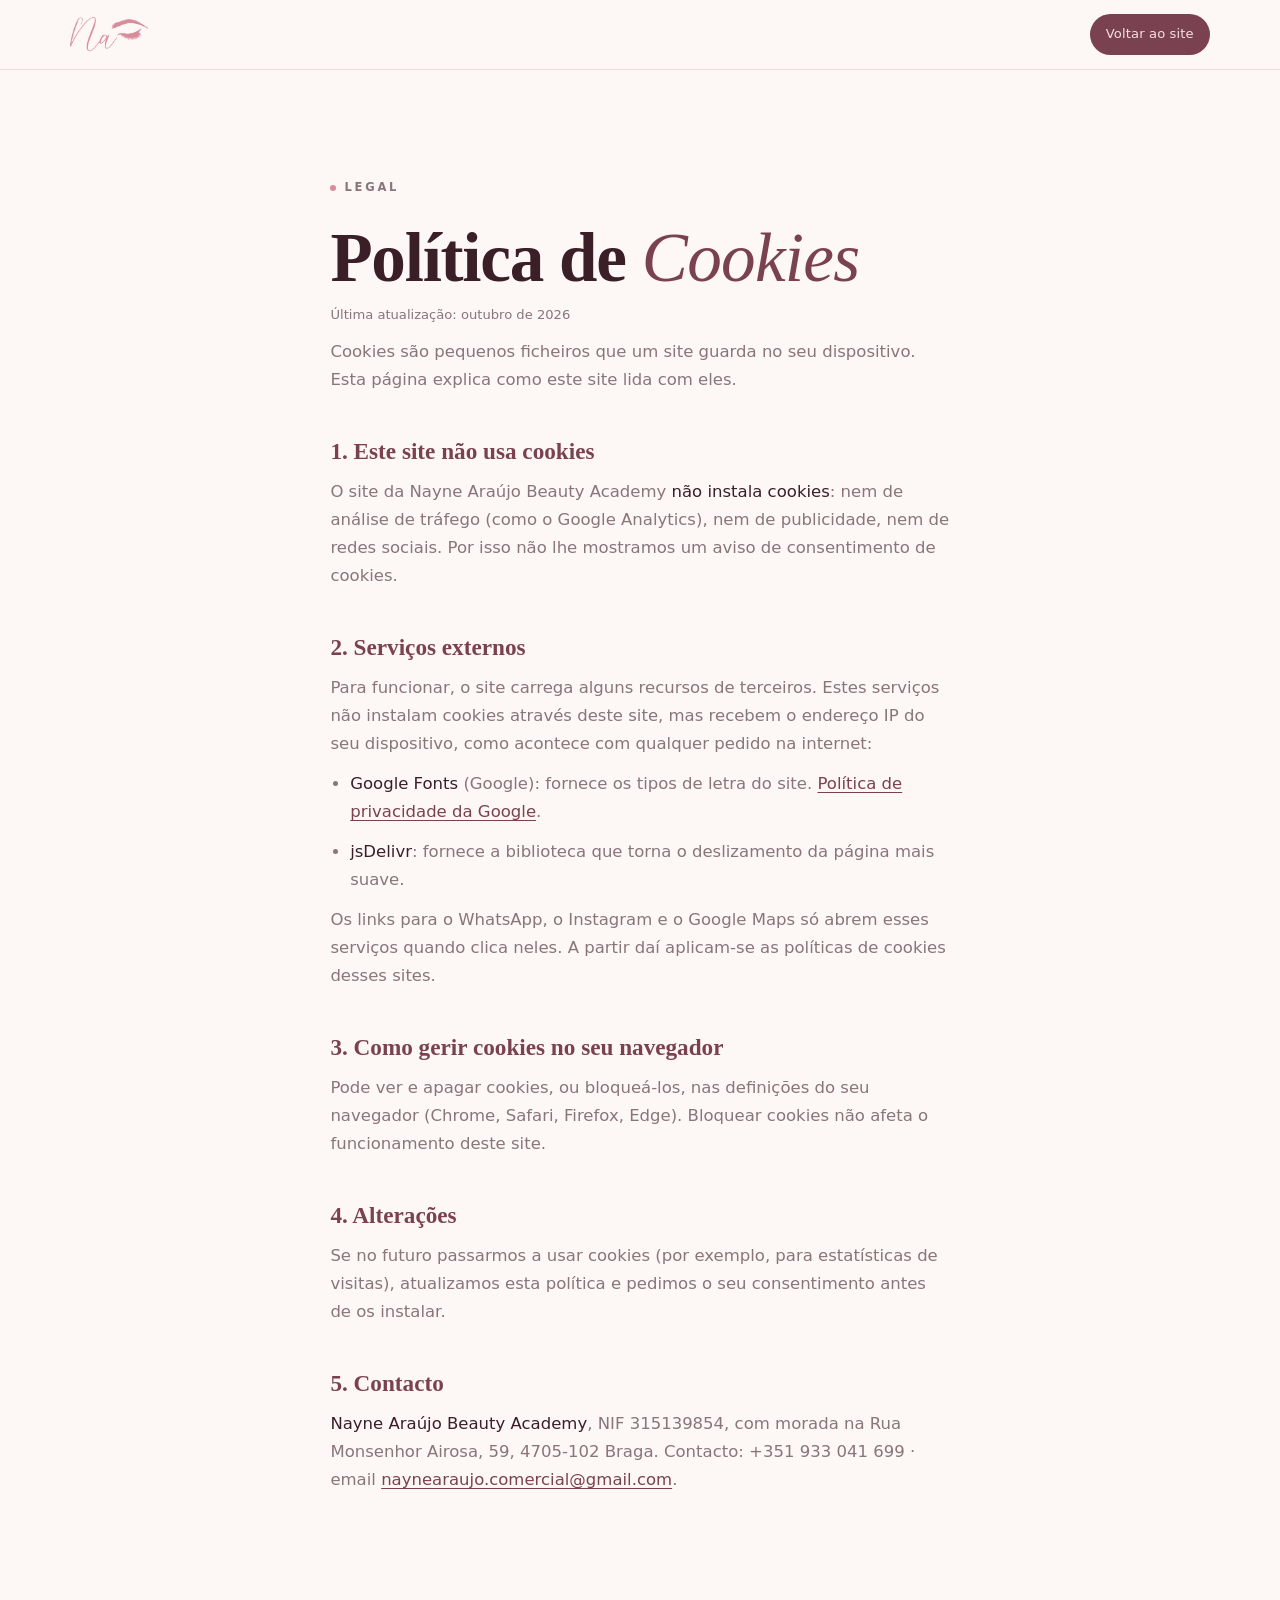
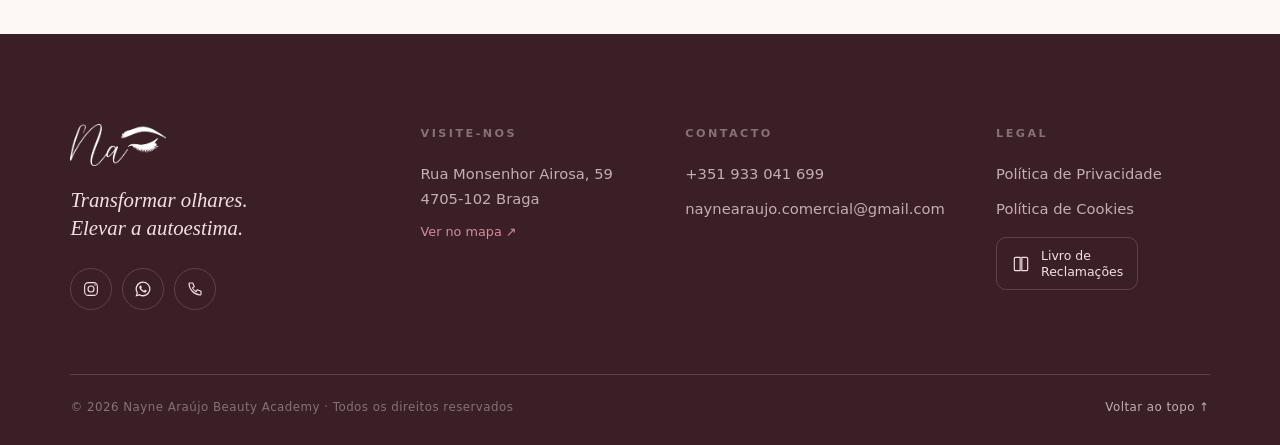
<file: cookies.html>
<!DOCTYPE html>
<html lang="pt-PT">
<head>
<meta charset="UTF-8" />
<meta http-equiv="Content-Security-Policy" content="default-src 'none'; script-src 'self' 'sha256-ZPUoUkKfQ+sv3894ZH/jCmJvVR8hiz0v6bjmObp7xpo='; style-src 'self' 'unsafe-inline' https://fonts.googleapis.com; font-src https://fonts.gstatic.com; img-src 'self' data:; media-src 'self'; connect-src 'self'; base-uri 'self'; form-action 'none'" />
<meta name="referrer" content="strict-origin-when-cross-origin" />
<meta name="viewport" content="width=device-width, initial-scale=1.0" />
<title>Política de Cookies — Nayne Araújo Beauty Academy</title>
<meta name="description" content="Que cookies e serviços externos o site da Nayne Araújo Beauty Academy utiliza." />
<meta name="robots" content="noindex" />
<meta name="theme-color" content="#7A4250" />
<link rel="icon" type="image/png" sizes="32x32" href="assets/logo/favicon-32.png" />
<link rel="apple-touch-icon" href="assets/logo/favicon-180.png" />
<link rel="preconnect" href="https://fonts.googleapis.com" />
<link rel="preconnect" href="https://fonts.gstatic.com" crossorigin />
<link href="https://fonts.googleapis.com/css2?family=Playfair+Display:ital,wght@0,600;0,700;1,400;1,500&family=Poppins:ital,wght@0,300;0,400;0,500;0,600;1,300&display=swap" rel="stylesheet" />
<link rel="stylesheet" href="css/styles.css?v=20261031b" />
</head>

<body>

<header class="legal-top">
  <div class="legal-top__inner">
    <a href="index.html" aria-label="Nayne Araújo Beauty Academy — início"><img src="assets/logo/mark-rosa.png" alt="Nayne Araújo" width="78" height="34" /></a>
    <a href="index.html" class="btn btn--pill"><span>Voltar ao site</span></a>
  </div>
</header>

<main class="legal">
  <p class="eyebrow"><span class="eyebrow__dot"></span> Legal</p>
  <h1 class="h-display">Política de <em>Cookies</em></h1>
  <p class="legal__date">Última atualização: outubro de 2026</p>

  <p>Cookies são pequenos ficheiros que um site guarda no seu dispositivo. Esta página explica como este site lida com eles.</p>

  <h2>1. Este site não usa cookies</h2>
  <p>O site da Nayne Araújo Beauty Academy <strong>não instala cookies</strong>: nem de análise de tráfego (como o Google Analytics), nem de publicidade, nem de redes sociais. Por isso não lhe mostramos um aviso de consentimento de cookies.</p>

  <h2>2. Serviços externos</h2>
  <p>Para funcionar, o site carrega alguns recursos de terceiros. Estes serviços não instalam cookies através deste site, mas recebem o endereço IP do seu dispositivo, como acontece com qualquer pedido na internet:</p>
  <ul>
    <li><strong>Google Fonts</strong> (Google): fornece os tipos de letra do site. <a href="https://policies.google.com/privacy" target="_blank" rel="noopener">Política de privacidade da Google</a>.</li>
    <li><strong>jsDelivr</strong>: fornece a biblioteca que torna o deslizamento da página mais suave.</li>
  </ul>
  <p>Os links para o WhatsApp, o Instagram e o Google Maps só abrem esses serviços quando clica neles. A partir daí aplicam-se as políticas de cookies desses sites.</p>

  <h2>3. Como gerir cookies no seu navegador</h2>
  <p>Pode ver e apagar cookies, ou bloqueá-los, nas definições do seu navegador (Chrome, Safari, Firefox, Edge). Bloquear cookies não afeta o funcionamento deste site.</p>

  <h2>4. Alterações</h2>
  <p>Se no futuro passarmos a usar cookies (por exemplo, para estatísticas de visitas), atualizamos esta política e pedimos o seu consentimento antes de os instalar.</p>

  <h2>5. Contacto</h2>
  <p><strong>Nayne Araújo Beauty Academy</strong>, NIF 315139854, com morada na Rua Monsenhor Airosa, 59, 4705-102 Braga. Contacto: +351 933 041 699 · email <a href="mailto:naynearaujo.comercial@gmail.com">naynearaujo.comercial@gmail.com</a>.</p>

</main>

<!-- ============ FOOTER ============ -->
<footer class="footer">
  <div class="footer__grid">
    <div class="footer__brand">
      <img src="assets/logo/mark-branco.png" alt="Nayne Araújo Beauty Academy" width="96" height="42" />
      <p class="footer__tag">Transformar olhares.<br>Elevar a autoestima.</p>
      <div class="footer__social">
        <a href="https://www.instagram.com/naynearaujoo/" target="_blank" rel="noopener" aria-label="Instagram @naynearaujoo">
          <svg viewBox="0 0 24 24" width="18" height="18" aria-hidden="true"><rect x="3.5" y="3.5" width="17" height="17" rx="5" fill="none" stroke="currentColor" stroke-width="1.5"/><circle cx="12" cy="12" r="4" fill="none" stroke="currentColor" stroke-width="1.5"/><circle cx="17.3" cy="6.7" r="1" fill="currentColor"/></svg>
        </a>
        <a href="https://wa.me/351933041699" target="_blank" rel="noopener" aria-label="WhatsApp +351 933 041 699">
          <svg viewBox="0 0 24 24" width="18" height="18" aria-hidden="true"><path fill="currentColor" d="M12.04 2a9.9 9.9 0 0 0-8.5 15l-1.4 5 5.2-1.36A9.9 9.9 0 1 0 12.04 2zm0 18.1a8.2 8.2 0 0 1-4.2-1.15l-.3-.18-3.08.8.82-3-.2-.31a8.2 8.2 0 1 1 6.96 3.84zm4.5-6.14c-.25-.12-1.46-.72-1.69-.8-.23-.08-.39-.12-.55.12-.16.25-.63.8-.78.97-.14.16-.29.18-.53.06a6.7 6.7 0 0 1-3.34-2.92c-.25-.43.25-.4.72-1.34.08-.16.04-.3-.02-.43-.06-.12-.55-1.33-.76-1.82-.2-.48-.4-.41-.55-.42h-.47a.9.9 0 0 0-.65.3 2.74 2.74 0 0 0-.86 2.04 4.76 4.76 0 0 0 1 2.53 10.9 10.9 0 0 0 4.17 3.68c1.55.67 2.16.73 2.94.61.47-.07 1.46-.6 1.66-1.17.2-.58.2-1.07.15-1.17-.06-.1-.22-.16-.47-.28z"/></svg>
        </a>
        <a href="tel:+351933041699" aria-label="Ligar +351 933 041 699">
          <svg viewBox="0 0 24 24" width="18" height="18" aria-hidden="true"><path d="M5 4h4l2 5-2.5 1.5a11 11 0 0 0 5 5L15 13l5 2v4a1 1 0 0 1-1 1A16 16 0 0 1 4 5a1 1 0 0 1 1-1z" fill="none" stroke="currentColor" stroke-width="1.5" stroke-linejoin="round"/></svg>
        </a>
      </div>
    </div>

    <div class="footer__col">
      <h3 class="footer__h">Visite-nos</h3>
      <div class="footer__list">
        <address>Rua Monsenhor Airosa, 59<br>4705-102 Braga</address>
        <a class="footer__more" href="https://www.google.com/maps/search/?api=1&amp;query=Rua+Monsenhor+Airosa+59+4705-102+Braga" target="_blank" rel="noopener">Ver no mapa ↗</a>
      </div>
    </div>

    <div class="footer__col">
      <h3 class="footer__h">Contacto</h3>
      <div class="footer__list">
        <a href="tel:+351933041699">+351 933 041 699</a>
        <a href="mailto:naynearaujo.comercial@gmail.com">naynearaujo.comercial@gmail.com</a>
      </div>
    </div>

    <div class="footer__col">
      <h3 class="footer__h">Legal</h3>
      <div class="footer__list">
        <a href="privacidade.html">Política de Privacidade</a>
        <a href="cookies.html">Política de Cookies</a>
        <a class="footer__rl" href="https://www.livroreclamacoes.pt/Inicio/" target="_blank" rel="noopener">
          <svg viewBox="0 0 24 24" width="20" height="20" aria-hidden="true"><path d="M4 5.5A1.5 1.5 0 0 1 5.5 4H11v16H5.5A1.5 1.5 0 0 1 4 18.5zM20 5.5A1.5 1.5 0 0 0 18.5 4H13v16h5.5a1.5 1.5 0 0 0 1.5-1.5z" fill="none" stroke="currentColor" stroke-width="1.4" stroke-linejoin="round"/></svg>
          <span>Livro de<br>Reclamações</span>
        </a>
      </div>
    </div>
  </div>

  <div class="footer__bottom">
    <span>© <span data-year>2026</span> Nayne Araújo Beauty Academy · Todos os direitos reservados</span>
    <a class="footer__top-link" href="#top">Voltar ao topo <span aria-hidden="true">↑</span></a>
  </div>
</footer>

<script>document.querySelectorAll("[data-year]").forEach(function (el) { el.textContent = new Date().getFullYear(); });</script>
</body>
</html>
</file>
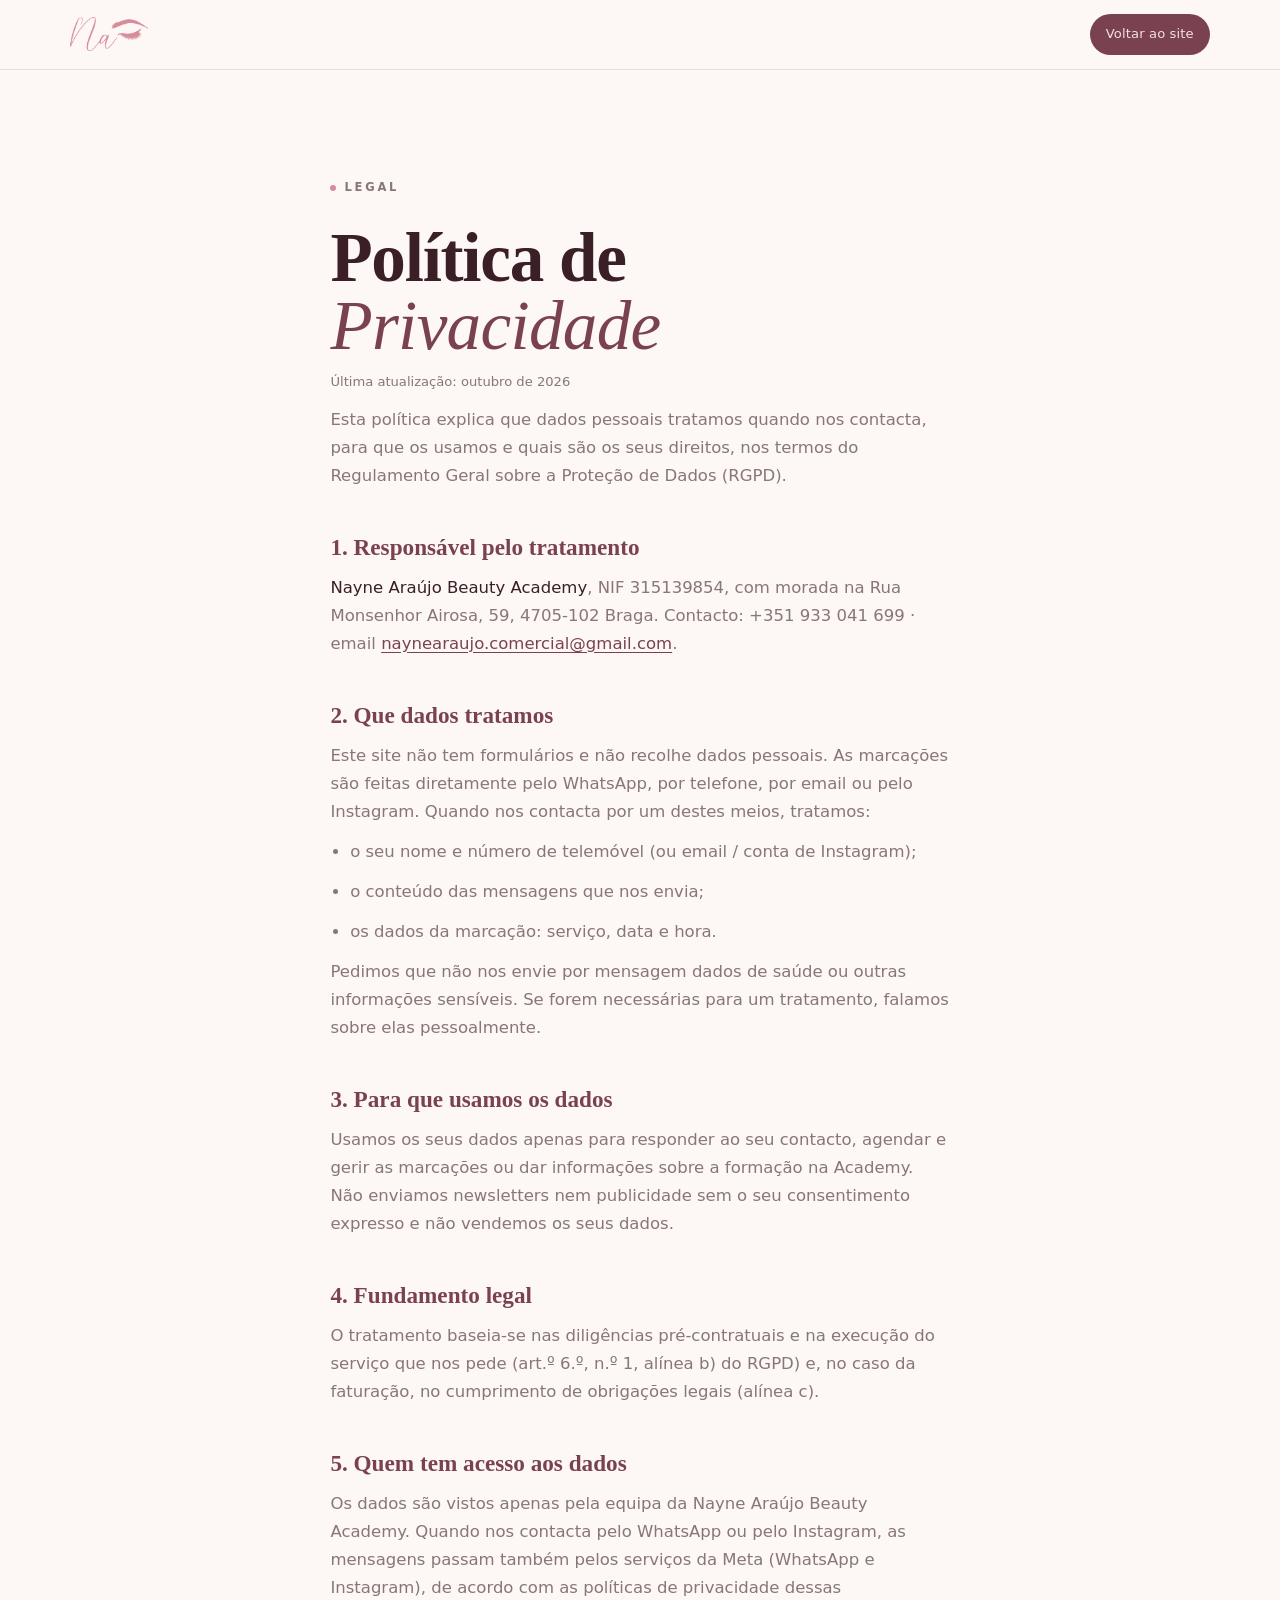
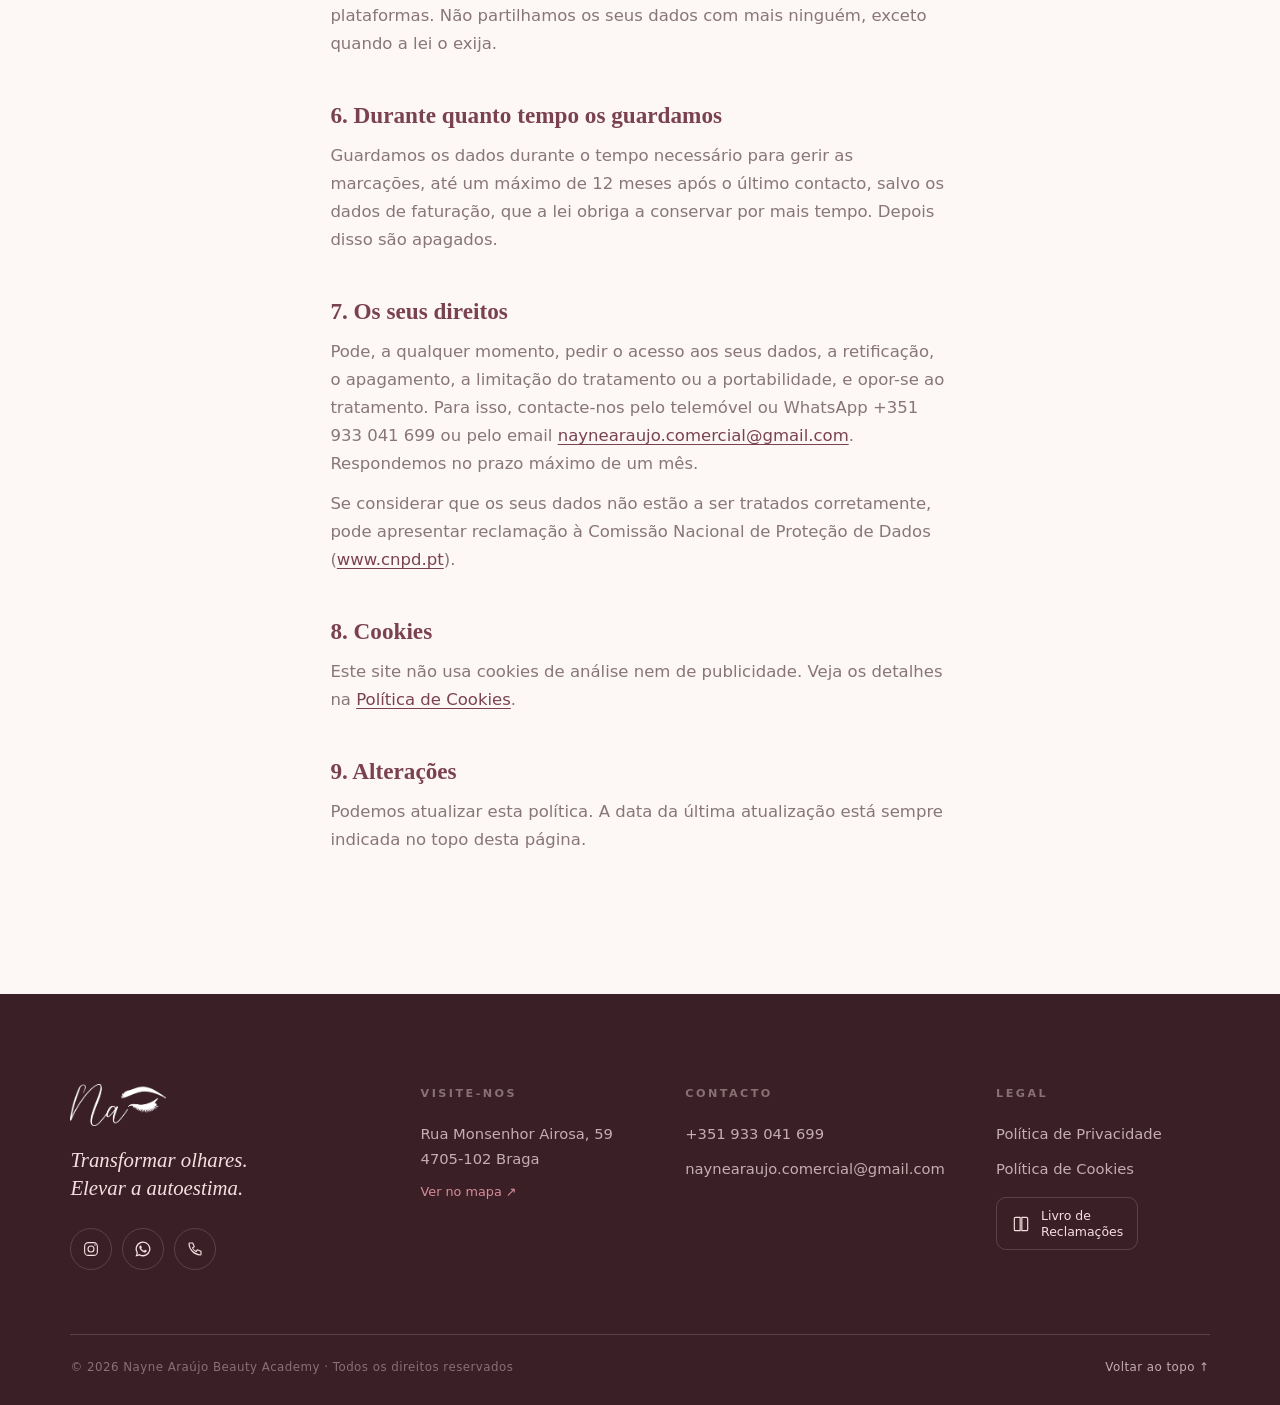
<file: privacidade.html>
<!DOCTYPE html>
<html lang="pt-PT">
<head>
<meta charset="UTF-8" />
<meta http-equiv="Content-Security-Policy" content="default-src 'none'; script-src 'self' 'sha256-ZPUoUkKfQ+sv3894ZH/jCmJvVR8hiz0v6bjmObp7xpo='; style-src 'self' 'unsafe-inline' https://fonts.googleapis.com; font-src https://fonts.gstatic.com; img-src 'self' data:; media-src 'self'; connect-src 'self'; base-uri 'self'; form-action 'none'" />
<meta name="referrer" content="strict-origin-when-cross-origin" />
<meta name="viewport" content="width=device-width, initial-scale=1.0" />
<title>Política de Privacidade — Nayne Araújo Beauty Academy</title>
<meta name="description" content="Como a Nayne Araújo Beauty Academy trata os dados pessoais de quem a contacta." />
<meta name="robots" content="noindex" />
<meta name="theme-color" content="#7A4250" />
<link rel="icon" type="image/png" sizes="32x32" href="assets/logo/favicon-32.png" />
<link rel="apple-touch-icon" href="assets/logo/favicon-180.png" />
<link rel="preconnect" href="https://fonts.googleapis.com" />
<link rel="preconnect" href="https://fonts.gstatic.com" crossorigin />
<link href="https://fonts.googleapis.com/css2?family=Playfair+Display:ital,wght@0,600;0,700;1,400;1,500&family=Poppins:ital,wght@0,300;0,400;0,500;0,600;1,300&display=swap" rel="stylesheet" />
<link rel="stylesheet" href="css/styles.css?v=20261031b" />
</head>

<body>

<header class="legal-top">
  <div class="legal-top__inner">
    <a href="index.html" aria-label="Nayne Araújo Beauty Academy — início"><img src="assets/logo/mark-rosa.png" alt="Nayne Araújo" width="78" height="34" /></a>
    <a href="index.html" class="btn btn--pill"><span>Voltar ao site</span></a>
  </div>
</header>

<main class="legal">
  <p class="eyebrow"><span class="eyebrow__dot"></span> Legal</p>
  <h1 class="h-display">Política de <em>Privacidade</em></h1>
  <p class="legal__date">Última atualização: outubro de 2026</p>

  <p>Esta política explica que dados pessoais tratamos quando nos contacta, para que os usamos e quais são os seus direitos, nos termos do Regulamento Geral sobre a Proteção de Dados (RGPD).</p>

  <h2>1. Responsável pelo tratamento</h2>
  <p><strong>Nayne Araújo Beauty Academy</strong>, NIF 315139854, com morada na Rua Monsenhor Airosa, 59, 4705-102 Braga. Contacto: +351 933 041 699 · email <a href="mailto:naynearaujo.comercial@gmail.com">naynearaujo.comercial@gmail.com</a>.</p>

  <h2>2. Que dados tratamos</h2>
  <p>Este site não tem formulários e não recolhe dados pessoais. As marcações são feitas diretamente pelo WhatsApp, por telefone, por email ou pelo Instagram. Quando nos contacta por um destes meios, tratamos:</p>
  <ul>
    <li>o seu nome e número de telemóvel (ou email / conta de Instagram);</li>
    <li>o conteúdo das mensagens que nos envia;</li>
    <li>os dados da marcação: serviço, data e hora.</li>
  </ul>
  <p>Pedimos que não nos envie por mensagem dados de saúde ou outras informações sensíveis. Se forem necessárias para um tratamento, falamos sobre elas pessoalmente.</p>

  <h2>3. Para que usamos os dados</h2>
  <p>Usamos os seus dados apenas para responder ao seu contacto, agendar e gerir as marcações ou dar informações sobre a formação na Academy. Não enviamos newsletters nem publicidade sem o seu consentimento expresso e não vendemos os seus dados.</p>

  <h2>4. Fundamento legal</h2>
  <p>O tratamento baseia-se nas diligências pré-contratuais e na execução do serviço que nos pede (art.º 6.º, n.º 1, alínea b) do RGPD) e, no caso da faturação, no cumprimento de obrigações legais (alínea c).</p>

  <h2>5. Quem tem acesso aos dados</h2>
  <p>Os dados são vistos apenas pela equipa da Nayne Araújo Beauty Academy. Quando nos contacta pelo WhatsApp ou pelo Instagram, as mensagens passam também pelos serviços da Meta (WhatsApp e Instagram), de acordo com as políticas de privacidade dessas plataformas. Não partilhamos os seus dados com mais ninguém, exceto quando a lei o exija.</p>

  <h2>6. Durante quanto tempo os guardamos</h2>
  <p>Guardamos os dados durante o tempo necessário para gerir as marcações, até um máximo de 12 meses após o último contacto, salvo os dados de faturação, que a lei obriga a conservar por mais tempo. Depois disso são apagados.</p>

  <h2>7. Os seus direitos</h2>
  <p>Pode, a qualquer momento, pedir o acesso aos seus dados, a retificação, o apagamento, a limitação do tratamento ou a portabilidade, e opor-se ao tratamento. Para isso, contacte-nos pelo telemóvel ou WhatsApp +351 933 041 699 ou pelo email <a href="mailto:naynearaujo.comercial@gmail.com">naynearaujo.comercial@gmail.com</a>. Respondemos no prazo máximo de um mês.</p>
  <p>Se considerar que os seus dados não estão a ser tratados corretamente, pode apresentar reclamação à Comissão Nacional de Proteção de Dados (<a href="https://www.cnpd.pt" target="_blank" rel="noopener">www.cnpd.pt</a>).</p>

  <h2>8. Cookies</h2>
  <p>Este site não usa cookies de análise nem de publicidade. Veja os detalhes na <a href="cookies.html">Política de Cookies</a>.</p>

  <h2>9. Alterações</h2>
  <p>Podemos atualizar esta política. A data da última atualização está sempre indicada no topo desta página.</p>

</main>

<!-- ============ FOOTER ============ -->
<footer class="footer">
  <div class="footer__grid">
    <div class="footer__brand">
      <img src="assets/logo/mark-branco.png" alt="Nayne Araújo Beauty Academy" width="96" height="42" />
      <p class="footer__tag">Transformar olhares.<br>Elevar a autoestima.</p>
      <div class="footer__social">
        <a href="https://www.instagram.com/naynearaujoo/" target="_blank" rel="noopener" aria-label="Instagram @naynearaujoo">
          <svg viewBox="0 0 24 24" width="18" height="18" aria-hidden="true"><rect x="3.5" y="3.5" width="17" height="17" rx="5" fill="none" stroke="currentColor" stroke-width="1.5"/><circle cx="12" cy="12" r="4" fill="none" stroke="currentColor" stroke-width="1.5"/><circle cx="17.3" cy="6.7" r="1" fill="currentColor"/></svg>
        </a>
        <a href="https://wa.me/351933041699" target="_blank" rel="noopener" aria-label="WhatsApp +351 933 041 699">
          <svg viewBox="0 0 24 24" width="18" height="18" aria-hidden="true"><path fill="currentColor" d="M12.04 2a9.9 9.9 0 0 0-8.5 15l-1.4 5 5.2-1.36A9.9 9.9 0 1 0 12.04 2zm0 18.1a8.2 8.2 0 0 1-4.2-1.15l-.3-.18-3.08.8.82-3-.2-.31a8.2 8.2 0 1 1 6.96 3.84zm4.5-6.14c-.25-.12-1.46-.72-1.69-.8-.23-.08-.39-.12-.55.12-.16.25-.63.8-.78.97-.14.16-.29.18-.53.06a6.7 6.7 0 0 1-3.34-2.92c-.25-.43.25-.4.72-1.34.08-.16.04-.3-.02-.43-.06-.12-.55-1.33-.76-1.82-.2-.48-.4-.41-.55-.42h-.47a.9.9 0 0 0-.65.3 2.74 2.74 0 0 0-.86 2.04 4.76 4.76 0 0 0 1 2.53 10.9 10.9 0 0 0 4.17 3.68c1.55.67 2.16.73 2.94.61.47-.07 1.46-.6 1.66-1.17.2-.58.2-1.07.15-1.17-.06-.1-.22-.16-.47-.28z"/></svg>
        </a>
        <a href="tel:+351933041699" aria-label="Ligar +351 933 041 699">
          <svg viewBox="0 0 24 24" width="18" height="18" aria-hidden="true"><path d="M5 4h4l2 5-2.5 1.5a11 11 0 0 0 5 5L15 13l5 2v4a1 1 0 0 1-1 1A16 16 0 0 1 4 5a1 1 0 0 1 1-1z" fill="none" stroke="currentColor" stroke-width="1.5" stroke-linejoin="round"/></svg>
        </a>
      </div>
    </div>

    <div class="footer__col">
      <h3 class="footer__h">Visite-nos</h3>
      <div class="footer__list">
        <address>Rua Monsenhor Airosa, 59<br>4705-102 Braga</address>
        <a class="footer__more" href="https://www.google.com/maps/search/?api=1&amp;query=Rua+Monsenhor+Airosa+59+4705-102+Braga" target="_blank" rel="noopener">Ver no mapa ↗</a>
      </div>
    </div>

    <div class="footer__col">
      <h3 class="footer__h">Contacto</h3>
      <div class="footer__list">
        <a href="tel:+351933041699">+351 933 041 699</a>
        <a href="mailto:naynearaujo.comercial@gmail.com">naynearaujo.comercial@gmail.com</a>
      </div>
    </div>

    <div class="footer__col">
      <h3 class="footer__h">Legal</h3>
      <div class="footer__list">
        <a href="privacidade.html">Política de Privacidade</a>
        <a href="cookies.html">Política de Cookies</a>
        <a class="footer__rl" href="https://www.livroreclamacoes.pt/Inicio/" target="_blank" rel="noopener">
          <svg viewBox="0 0 24 24" width="20" height="20" aria-hidden="true"><path d="M4 5.5A1.5 1.5 0 0 1 5.5 4H11v16H5.5A1.5 1.5 0 0 1 4 18.5zM20 5.5A1.5 1.5 0 0 0 18.5 4H13v16h5.5a1.5 1.5 0 0 0 1.5-1.5z" fill="none" stroke="currentColor" stroke-width="1.4" stroke-linejoin="round"/></svg>
          <span>Livro de<br>Reclamações</span>
        </a>
      </div>
    </div>
  </div>

  <div class="footer__bottom">
    <span>© <span data-year>2026</span> Nayne Araújo Beauty Academy · Todos os direitos reservados</span>
    <a class="footer__top-link" href="#top">Voltar ao topo <span aria-hidden="true">↑</span></a>
  </div>
</footer>

<script>document.querySelectorAll("[data-year]").forEach(function (el) { el.textContent = new Date().getFullYear(); });</script>
</body>
</html>
</file>
<file: css/styles.css>
/* ============================================================
   NAYNE ARAÚJO — Beauty Academy · Braga
   Editorial · Rosé · Soft luxury
   (estrutura herdada do template M&S)
   ============================================================ */

/* Fonts: Playfair Display (display) + Poppins (body) via Google Fonts */

/* ---------- TOKENS ---------- */
:root{
  /* palette */
  --berry:#7A4250;    /* mauve profundo — superfícies escuras */
  --blush:#F6DFE2;    /* rosa-pó — texto sobre escuro, fundos suaves */
  --porcelain:#FDF7F6;/* fundo base */
  --plum:#3A1F26;     /* tinta / secções mais escuras */
  --blush-2:#EFCFD4;
  --rosa:#D78C9A;     /* rosa do logótipo */

  /* semantic (light) */
  --bg:var(--porcelain);
  --ink:var(--plum);
  --ink-soft:rgba(58,31,38,.60);
  --ink-faint:rgba(58,31,38,.40);
  --line:rgba(122,66,80,.14);
  --line-strong:rgba(122,66,80,.26);

  /* on dark (berry) */
  --on-dark:rgba(246,223,226,.74);
  --on-dark-faint:rgba(246,223,226,.42);
  --line-dark:rgba(246,223,226,.18);

  /* type */
  --display:"Playfair Display", Georgia, serif;
  --body:"Poppins", system-ui, -apple-system, sans-serif;

  /* rhythm */
  --pad:clamp(20px, 5.5vw, 90px);
  --gap:clamp(64px, 10vw, 150px);
  --max:1320px;

  /* motion */
  --ease:cubic-bezier(.22,1,.36,1);
  --ease-inout:cubic-bezier(.76,0,.24,1);
  --arch:210px 210px 16px 16px;
}

/* ---------- RESET ---------- */
*,*::before,*::after{box-sizing:border-box;}
*{margin:0;padding:0;}
html{-webkit-text-size-adjust:100%;}
html:not(.lenis){scroll-behavior:smooth;}
body{
  font-family:var(--body);
  font-size:clamp(15px,.5vw + 14px,16.5px);
  line-height:1.7;
  font-weight:300;
  font-variant-numeric:lining-nums;
  color:var(--ink);
  background:var(--bg);
  -webkit-font-smoothing:antialiased;
  text-rendering:optimizeLegibility;
  overflow-x:hidden;
}
img{display:block;max-width:100%;height:auto;}
a{color:inherit;text-decoration:none;}
button{font:inherit;color:inherit;background:none;border:none;cursor:pointer;}
input,select,textarea{font:inherit;color:inherit;}
ul,ol{list-style:none;}
::selection{background:var(--berry);color:var(--blush);}

/* custom scrollbar */
::-webkit-scrollbar{width:10px;}
::-webkit-scrollbar-track{background:var(--porcelain);}
::-webkit-scrollbar-thumb{background:var(--berry);border-radius:0;border:3px solid var(--porcelain);}

/* ---------- TYPE UTILITIES ---------- */
.h-display{
  font-family:var(--display);
  font-weight:700;
  line-height:.98;
  letter-spacing:-.018em;
  font-size:clamp(2.3rem,5.4vw,4.4rem);
  color:var(--ink);
}
.h-display em, .hero__title em{
  font-weight:400;
  color:var(--berry);
  font-style:italic;
  letter-spacing:-.01em;
}
.eyebrow{
  display:inline-flex;
  align-items:center;
  gap:.7em;
  font-family:var(--body);
  font-weight:600;
  font-size:.72rem;
  letter-spacing:.24em;
  text-transform:uppercase;
  color:var(--ink-soft);
}
.eyebrow__dot{
  width:6px;height:6px;border-radius:50%;
  background:var(--rosa);
  display:inline-block;
}
.eyebrow--light{color:var(--on-dark);}
.eyebrow--light .eyebrow__dot{background:var(--blush);}

/* ---------- BUTTONS ---------- */
.btn{
  --btnc:var(--berry);
  display:inline-flex;align-items:center;gap:.65em;
  font-weight:500;font-size:.9rem;letter-spacing:.01em;
  padding:.95em 1.55em;border-radius:999px;
  position:relative;overflow:hidden;
  transition:transform .5s var(--ease), background .5s var(--ease), color .5s var(--ease), border-color .5s var(--ease);
  will-change:transform;
}
.btn svg{transition:transform .5s var(--ease);}
.btn:hover svg{transform:translateX(4px);}
.btn span{position:relative;z-index:1;}
.btn--solid{background:var(--berry);color:var(--blush);}
.btn--solid:hover{background:var(--plum);transform:translateY(-2px);}
.btn--ghost{border:1px solid var(--line-strong);color:var(--ink);}
.btn--ghost:hover{border-color:var(--berry);background:var(--berry);color:var(--blush);transform:translateY(-2px);}
.btn--pill{padding:.7em 1.2em;font-size:.82rem;background:var(--berry);color:var(--blush);}
.btn--pill:hover{background:var(--plum);transform:translateY(-2px);}
.btn--block{width:100%;justify-content:center;padding:1.05em;}

/* on-dark buttons */
.contact .btn--solid{background:var(--blush);color:var(--berry);}
.contact .btn--solid:hover{background:var(--porcelain);}

/* ---------- REVEAL ---------- */
.js .reveal{
  opacity:0;
  transform:translateY(30px);
  transition:opacity 1s var(--ease), transform 1s var(--ease);
}
.reveal.in{opacity:1;transform:none;}

/* ---------- GRAIN ---------- */
.grain{
  position:fixed;inset:0;z-index:120;pointer-events:none;
  opacity:.05;mix-blend-mode:multiply;
  background-image:url("data:image/svg+xml,%3Csvg xmlns='http://www.w3.org/2000/svg' width='160' height='160'%3E%3Cfilter id='n'%3E%3CfeTurbulence type='fractalNoise' baseFrequency='.8' numOctaves='2' stitchTiles='stitch'/%3E%3C/filter%3E%3Crect width='100%25' height='100%25' filter='url(%23n)'/%3E%3C/svg%3E");
}

/* ---------- CURSOR ---------- */
.cursor{position:fixed;left:0;top:0;z-index:200;pointer-events:none;display:none;}
.cursor__dot{position:absolute;width:6px;height:6px;border-radius:50%;background:var(--berry);transform:translate(-50%,-50%);}
.cursor__ring{
  position:absolute;width:38px;height:38px;border-radius:50%;
  border:1px solid var(--line-strong);
  transform:translate(-50%,-50%);
  transition:width .35s var(--ease),height .35s var(--ease),border-color .35s var(--ease),background .35s var(--ease);
}
.cursor.is-hover .cursor__ring{width:58px;height:58px;border-color:var(--berry);background:rgba(122,66,80,.06);}
.cursor.is-hover .cursor__dot{opacity:0;}
@media (hover:hover) and (pointer:fine){
  .cursor{display:block;}
}

/* ---------- LOADER ---------- */
.loader{
  position:fixed;inset:0;z-index:300;
  background:var(--berry);
  display:grid;place-items:center;
  animation:loaderOut .9s var(--ease) 1.15s forwards;
}
.loader__mark{display:flex;flex-direction:column;align-items:center;gap:16px;opacity:0;animation:markIn .9s var(--ease) .1s forwards;}
.loader__mark img{width:150px;height:auto;}
.loader__word{
  font-family:var(--body);font-size:.7rem;letter-spacing:.42em;text-transform:uppercase;
  color:var(--blush);padding-left:.42em;
  overflow:hidden;white-space:nowrap;
  animation:wordWipe 1s var(--ease) .45s both;
}
.loader.is-done{animation:none;opacity:0;visibility:hidden;transition:opacity .7s var(--ease),visibility .7s;}
@keyframes markIn{from{opacity:0;transform:translateY(10px)}to{opacity:1;transform:none}}
@keyframes wordWipe{from{clip-path:inset(0 100% 0 0)}to{clip-path:inset(0 0 0 0)}}
@keyframes loaderOut{to{opacity:0;visibility:hidden;transform:translateY(-2%)}}
.no-js .loader{display:none;}

/* ============================================================
   NAV
   ============================================================ */
.nav{
  position:fixed;top:0;left:0;right:0;z-index:100;
  transition:transform .5s var(--ease);
}
.nav__inner{
  display:flex;align-items:center;gap:24px;
  padding:22px var(--pad);
  transition:padding .5s var(--ease);
}
.nav__inner::before{
  content:"";position:absolute;inset:0;z-index:-1;
  background:rgba(253,247,246,.72);
  backdrop-filter:blur(14px);-webkit-backdrop-filter:blur(14px);
  border-bottom:1px solid var(--line);
  opacity:0;transition:opacity .5s var(--ease);
}
.nav.is-stuck .nav__inner{padding-top:14px;padding-bottom:14px;}
.nav.is-stuck .nav__inner::before{opacity:1;}
.nav.is-hidden{transform:translateY(-102%);}

.nav__brand{display:flex;align-items:center;gap:12px;}
.nav__logo{width:auto;height:34px;transition:transform .6s var(--ease);}
.nav__brand:hover .nav__logo{transform:rotate(-6deg) scale(1.04);}
.nav__brandtext{display:flex;flex-direction:column;line-height:1;}
.nav__brandtext b{font-family:var(--display);font-weight:700;font-size:1.1rem;letter-spacing:.02em;}
.nav__brandtext em{font-style:normal;font-size:.58rem;letter-spacing:.28em;text-transform:uppercase;color:var(--ink-soft);margin-top:3px;}

.nav__links{display:flex;gap:30px;margin-left:auto;}
.nav__links a{
  position:relative;font-size:.86rem;font-weight:500;letter-spacing:.01em;
  padding:4px 0;color:var(--ink);
}
.nav__links a::after{
  content:"";position:absolute;left:0;bottom:0;width:100%;height:1px;
  background:var(--berry);transform:scaleX(0);transform-origin:right;
  transition:transform .45s var(--ease);
}
.nav__links a:hover::after{transform:scaleX(1);transform-origin:left;}
.nav__cta{margin-left:8px;}
.nav__burger{display:none;width:44px;height:44px;position:relative;margin-left:auto;}
.nav__burger span{position:absolute;left:11px;width:22px;height:1.5px;background:var(--ink);transition:transform .4s var(--ease),opacity .3s;}
.nav__burger span:nth-child(1){top:18px;}
.nav__burger span:nth-child(2){top:25px;}
body.menu-open .nav__burger span:nth-child(1){transform:translateY(3.5px) rotate(45deg);}
body.menu-open .nav__burger span:nth-child(2){transform:translateY(-3.5px) rotate(-45deg);}
body.menu-open .nav__burger span{background:#fff;}
body.menu-open .nav__brandtext b{color:#fff;}
body.menu-open .nav__brandtext em{color:var(--on-dark);}
body.menu-open .nav__inner::before,
body.menu-open .nav.is-stuck .nav__inner::before{opacity:0;transition-duration:.2s;}
.nav__brandtext b,.nav__brandtext em{transition:color .5s var(--ease);}

/* ---------- MOBILE MENU ---------- */
.menu{
  position:fixed;inset:0;z-index:90;
  background:var(--berry);
  padding:calc(env(safe-area-inset-top) + 92px) var(--pad) calc(env(safe-area-inset-bottom) + 32px);
  display:flex;flex-direction:column;justify-content:center;
  overflow-y:auto;overscroll-behavior:contain;
  clip-path:inset(0 0 100% 0);
  transition:clip-path .7s var(--ease-inout);
  visibility:hidden;
}
body.menu-open .menu{clip-path:inset(0 0 0 0);visibility:visible;}
.menu__links{display:flex;flex-direction:column;margin-block:auto;}
.menu__links a{
  display:flex;align-items:baseline;gap:18px;
  font-family:var(--display);font-size:clamp(1.75rem,7.5vw,2.6rem);line-height:1.15;color:var(--blush);
  padding:14px 0;border-bottom:1px solid var(--line-dark);
  opacity:0;transform:translateY(20px);
}
body.menu-open .menu__links a{opacity:1;transform:none;transition:opacity .6s var(--ease),transform .6s var(--ease);}
body.menu-open .menu__links a:nth-child(1){transition-delay:.16s;}
body.menu-open .menu__links a:nth-child(2){transition-delay:.22s;}
body.menu-open .menu__links a:nth-child(3){transition-delay:.28s;}
body.menu-open .menu__links a:nth-child(4){transition-delay:.34s;}
body.menu-open .menu__links a:nth-child(5){transition-delay:.40s;}
body.menu-open .menu__links a:nth-child(6){transition-delay:.46s;}
.menu__idx{flex:none;width:2.4em;font-family:var(--body);font-size:.7rem;letter-spacing:.2em;color:var(--on-dark-faint);}

/* ============================================================
   HERO
   ============================================================ */
body.at-top{background:var(--blush);}
.hero{
  position:relative;
  min-height:100svh;
  padding:clamp(120px,16vh,180px) var(--pad) clamp(96px,11vh,112px);
  display:flex;flex-direction:column;justify-content:center;
  background:var(--blush);
  overflow:hidden;
}
.hero__grid{
  width:100%;max-width:var(--max);margin-inline:auto;
  display:grid;grid-template-columns:1.05fr .95fr;gap:clamp(30px,5vw,72px);align-items:center;
}
.hero__eyebrow{margin-bottom:26px;}
.hero__title{
  font-family:var(--display);font-weight:700;
  font-size:clamp(2.7rem,6.8vw,5.6rem);
  line-height:.94;letter-spacing:-.022em;color:var(--ink);
}
.hero__title .line{display:block;overflow:hidden;padding-bottom:.06em;}
.hero__title .line__in{display:block;}
.hero__lede{
  max-width:30ch;margin-top:28px;font-size:1.06rem;color:var(--ink-soft);
}
.hero__actions{display:flex;flex-wrap:wrap;gap:14px;margin-top:34px;}

.hero__col--media{display:flex;justify-content:center;}
.hero__figure{position:relative;isolation:isolate;width:min(100%,440px);} /* isolate: sem isto, a linha (z-index:-1) fica atrás do fundo do hero assim que a entrada termina */
.hero__frame{
  position:relative;aspect-ratio:4/5;overflow:hidden;
  border-radius:var(--arch);
  box-shadow:0 40px 90px -50px rgba(58,31,38,.6);
}
.hero__frame img{width:100%;height:100%;object-fit:cover;object-position:center 15%;transform:scale(1.06);}
.hero__ring{
  position:absolute;inset:-26px;border-radius:calc(210px + 26px) calc(210px + 26px) 22px 22px;
  border:1px solid var(--line-strong);z-index:-1;
  animation:floaty 9s ease-in-out infinite;
}
.hero__tag{
  position:absolute;left:-14px;bottom:34px;
  background:var(--porcelain);border:1px solid var(--line);
  padding:12px 18px;border-radius:14px;
  display:flex;flex-direction:column;gap:1px;
  box-shadow:0 24px 50px -30px rgba(58,31,38,.55);
}
.hero__tag em{font-family:var(--display);font-style:italic;font-weight:400;font-size:1.2rem;}
.hero__tag span{font-size:.66rem;letter-spacing:.14em;text-transform:uppercase;color:var(--ink-soft);}
.hero__roles{display:grid;overflow:hidden;}
.hero__role{grid-area:1/1;opacity:0;transform:translateY(100%);transition:transform .7s var(--ease),opacity .5s var(--ease);white-space:nowrap;}
.hero__role.is-on{opacity:1;transform:none;}
.hero__role.is-out{opacity:0;transform:translateY(-100%);}
@keyframes floaty{0%,100%{transform:translateY(0)}50%{transform:translateY(-12px)}}

.hero__scroll{
  position:absolute;left:50%;bottom:clamp(14px,2.2vh,22px);transform:translateX(-50%);
  display:flex;flex-direction:column;align-items:center;gap:14px;
  font-size:.64rem;letter-spacing:.24em;text-transform:uppercase;color:var(--ink-soft);
}
.hero__scroll-line{width:1px;height:44px;background:var(--line-strong);position:relative;overflow:hidden;}
.hero__scroll-line::after{content:"";position:absolute;top:-50%;left:0;width:100%;height:50%;background:var(--berry);animation:scrollLine 2.2s var(--ease-inout) infinite;}
@keyframes scrollLine{0%{top:-60%}60%,100%{top:110%}}

/* hero intro (staggered, triggered by .is-ready) */
.js .hero__eyebrow,
.js .hero__lede,
.js .hero__actions,
.js .hero__figure{opacity:0;transform:translateY(28px);transition:opacity 1s var(--ease),transform 1.1s var(--ease);}
.js .hero__title .line__in{transform:translateY(112%);transition:transform 1.15s var(--ease);}
.hero.is-ready .hero__eyebrow,
.hero.is-ready .hero__lede,
.hero.is-ready .hero__actions,
.hero.is-ready .hero__figure{opacity:1;transform:none;}
.hero.is-ready .hero__title .line__in{transform:none;}
.hero.is-ready .hero__eyebrow{transition-delay:.05s;}
.hero.is-ready .hero__title .line:nth-child(1) .line__in{transition-delay:.18s;}
.hero.is-ready .hero__title .line:nth-child(2) .line__in{transition-delay:.30s;}
.hero.is-ready .hero__lede{transition-delay:.46s;}
.hero.is-ready .hero__actions{transition-delay:.56s;}
.hero.is-ready .hero__figure{transition-delay:.30s;}

/* ============================================================
   MARQUEE
   ============================================================ */
.lashline{
  position:relative;overflow:hidden;padding:clamp(10px,1.4vw,16px) 0;
  -webkit-mask-image:linear-gradient(90deg,transparent,#000 12%,#000 88%,transparent);
          mask-image:linear-gradient(90deg,transparent,#000 12%,#000 88%,transparent);
}
.lashline::before{content:"";position:absolute;left:0;right:0;top:50%;height:1px;background:var(--line);}
.lashline__track{position:relative;display:inline-flex;align-items:center;gap:clamp(18px,2.4vw,34px);white-space:nowrap;will-change:transform;}
.lashline__item{
  font-size:.68rem;font-weight:500;letter-spacing:.32em;text-transform:uppercase;color:var(--ink-faint);
  background:var(--bg);padding:0 .9em;
}
.lashline__item:nth-of-type(3n+2){font-family:var(--display);font-style:italic;font-weight:400;font-size:1.05rem;letter-spacing:0;text-transform:none;color:var(--berry);}
.lashline__lash{flex:none;color:var(--rosa);background:var(--bg);box-sizing:content-box;padding:0 4px;transform-origin:50% 25%;animation:lashBlink 6s ease-in-out infinite;}
.lashline__lash:nth-of-type(2n){animation-delay:-2s;}
.lashline__lash:nth-of-type(3n){animation-delay:-4s;}
@keyframes lashBlink{0%,92%,100%{transform:scaleY(1);}95%{transform:scaleY(.15);}}

/* ============================================================
   ABOUT
   ============================================================ */
.about{padding:var(--gap) var(--pad);max-width:var(--max);margin-inline:auto;}
.lashline + .about{padding-top:clamp(36px,5vw,64px);}
.about{padding-bottom:clamp(48px,5vw,72px);}
.about__grid{display:grid;grid-template-columns:.9fr 1.1fr;gap:clamp(36px,6vw,90px);align-items:center;}
.about__media{position:relative;}
.about__figure{position:relative;aspect-ratio:4/5;overflow:hidden;border-radius:16px 16px 16px 140px;box-shadow:0 40px 90px -55px rgba(58,31,38,.55);}
.about__figure img{width:100%;height:100%;object-fit:cover;transform:scale(1.05);}
.about__badge{
  position:absolute;right:-10px;bottom:-24px;
  background:var(--berry);color:var(--blush);
  padding:20px 24px;border-radius:14px;max-width:210px;
  box-shadow:0 30px 60px -34px rgba(58,31,38,.7);
}
.about__badge-num{font-family:var(--display);font-weight:700;font-size:2rem;display:block;line-height:1;}
.about__badge-txt{font-size:.74rem;letter-spacing:.04em;color:var(--on-dark);margin-top:8px;display:block;}
.about__title{margin:18px 0 26px;}
.about__text p{color:var(--ink-soft);margin-bottom:16px;max-width:52ch;}
.about__quote{margin-top:34px;padding-left:26px;border-left:2px solid var(--berry);}
.about__quote p{font-family:var(--display);font-weight:300;font-style:italic;font-size:clamp(1.3rem,2.4vw,1.75rem);line-height:1.35;color:var(--ink);}
.about__quote cite{display:block;margin-top:16px;font-style:normal;font-size:.76rem;letter-spacing:.16em;text-transform:uppercase;color:var(--ink-soft);}

/* ============================================================
   ACADEMIA (dark)
   ============================================================ */
.academy{background:var(--berry);color:var(--blush);position:relative;overflow:hidden;}
.academy::before{content:"";position:absolute;inset:0;background:radial-gradient(80% 60% at 20% 0%,rgba(246,223,226,.08),transparent 60%);pointer-events:none;}
.academy__grid{max-width:var(--max);margin-inline:auto;padding:var(--gap) var(--pad);display:grid;grid-template-columns:1.05fr .95fr;gap:clamp(40px,6vw,86px);align-items:center;position:relative;}
.academy__title{color:var(--blush);margin:18px 0 22px;}
.academy__title em{color:var(--blush);}
.academy__lede{color:var(--on-dark);max-width:42ch;margin-bottom:20px;}
.academy__list{border-top:1px solid var(--line-dark);}
.academy__list li{display:grid;grid-template-columns:auto 1fr;gap:6px 20px;align-items:baseline;padding:20px 0;border-bottom:1px solid var(--line-dark);}
.academy__idx{grid-row:span 2;font-family:var(--display);font-weight:700;font-size:1.5rem;color:var(--blush);opacity:.5;}
.academy__k{font-weight:600;font-size:1rem;letter-spacing:.01em;}
.academy__v{grid-column:2;font-size:.88rem;color:var(--on-dark);}

.academy__media{display:flex;justify-content:center;}
.academy__device{width:min(100%,420px);}
.academy__screen{
  position:relative;aspect-ratio:4/5;overflow:hidden;
  border-radius:20px;border:1px solid var(--line-dark);
  box-shadow:0 50px 100px -50px rgba(0,0,0,.7);
}
.academy__screen img{width:100%;height:100%;object-fit:cover;object-position:center 30%;}
.academy__device figcaption{display:flex;align-items:center;gap:10px;margin-top:18px;font-size:.78rem;letter-spacing:.04em;color:var(--on-dark);}
.pulse{width:8px;height:8px;border-radius:50%;background:var(--blush);position:relative;flex:none;}
.pulse::after{content:"";position:absolute;inset:0;border-radius:50%;background:var(--blush);animation:pulse 2s ease-out infinite;}
@keyframes pulse{0%{transform:scale(1);opacity:.7}100%{transform:scale(3.4);opacity:0}}

/* ============================================================
   SERVICES
   ============================================================ */
.services{max-width:var(--max);margin-inline:auto;padding:var(--gap) var(--pad);}
.about + .services{padding-top:clamp(56px,7vw,96px);}
.services__head{margin-bottom:clamp(30px,4vw,54px);}
.services__title{margin-top:16px;}
.services__layout{display:grid;grid-template-columns:1.15fr .85fr;gap:clamp(30px,5vw,70px);align-items:start;}

.services__list{border-top:1px solid var(--line);}
.service{border-bottom:1px solid var(--line);}
.service__row{
  width:100%;display:flex;align-items:center;gap:22px;
  padding:clamp(20px,2.6vw,32px) 4px;text-align:left;
  transition:padding-left .5s var(--ease);
}
.service__num{font-family:var(--display);font-weight:700;font-size:1rem;color:var(--ink-faint);transition:color .4s var(--ease);}
.service__name{
  flex:1;font-family:var(--display);font-weight:700;
  font-size:clamp(1.5rem,3vw,2.3rem);line-height:1.02;letter-spacing:-.01em;
  color:var(--ink);transition:color .4s var(--ease),opacity .4s var(--ease);
}
.service__toggle{position:relative;width:16px;height:16px;flex:none;}
.service__toggle::before,.service__toggle::after{content:"";position:absolute;background:var(--berry);transition:transform .45s var(--ease),opacity .3s;}
.service__toggle::before{top:50%;left:0;width:100%;height:1.5px;transform:translateY(-50%);}
.service__toggle::after{left:50%;top:0;width:1.5px;height:100%;transform:translateX(-50%);}
.service.is-active .service__toggle::after{transform:translateX(-50%) scaleY(0);opacity:0;}
.service:hover .service__num,.service.is-active .service__num{color:var(--berry);}
.service.is-active .service__row{padding-left:14px;}

.service__panel{max-height:0;overflow:hidden;opacity:0;transition:max-height .6s var(--ease),opacity .5s var(--ease);}
.service.is-active .service__panel{max-height:340px;opacity:1;}
.service__panel p{color:var(--ink-soft);max-width:48ch;padding:0 4px 18px;}
.service__tags{display:flex;flex-wrap:wrap;gap:8px;padding:0 4px 30px;}
.service__tags span{
  font-size:.75rem;letter-spacing:.02em;color:var(--ink-soft);
  border:1px solid var(--line-strong);border-radius:999px;padding:.4em .9em;
  transition:border-color .3s,background .3s,color .3s;
}
.service__tags span:hover{border-color:var(--berry);color:var(--berry);}

.services__preview{position:sticky;top:120px;}
.services__preview-inner{
  position:relative;aspect-ratio:4/5;overflow:hidden;
  border-radius:16px 16px 16px 110px;
  box-shadow:0 40px 90px -55px rgba(58,31,38,.55);
  background:var(--blush);
}
.services__preview-inner img{width:100%;height:100%;object-fit:cover;transition:opacity .5s var(--ease),transform 6s var(--ease);transform:scale(1.04);}
.services__preview-inner.is-swap img{opacity:0;}

/* preçário: abre com "Ver mais serviços" */
.prices{margin-top:clamp(30px,4vw,54px);}
.prices__icon{position:relative;width:12px;height:12px;flex:none;}
.prices__icon::before,.prices__icon::after{content:"";position:absolute;background:currentColor;transition:transform .45s var(--ease),opacity .3s;}
.prices__icon::before{top:50%;left:0;width:100%;height:1.5px;transform:translateY(-50%);}
.prices__icon::after{left:50%;top:0;width:1.5px;height:100%;transform:translateX(-50%);}
.prices.is-open .prices__icon::after{transform:translateX(-50%) scaleY(0);opacity:0;}
.no-js .prices__toggle,.no-js .prices__close{display:none;}

.js .prices__panel{display:grid;grid-template-rows:0fr;visibility:hidden;opacity:0;transition:grid-template-rows .8s var(--ease),opacity .5s var(--ease),visibility 0s linear .8s;}
.js .prices.is-open .prices__panel{grid-template-rows:1fr;visibility:visible;opacity:1;transition:grid-template-rows .8s var(--ease),opacity .5s var(--ease),visibility 0s;}
.prices__clip{min-height:0;overflow:hidden;}
.prices__cols{columns:2;column-gap:clamp(40px,6vw,90px);padding-top:clamp(30px,4vw,54px);}
.prices__group{break-inside:avoid;padding-bottom:clamp(34px,4vw,54px);}
.prices__title{font-family:var(--display);font-weight:700;font-size:clamp(1.35rem,2.2vw,1.75rem);line-height:1.1;letter-spacing:-.01em;color:var(--ink);padding-bottom:14px;border-bottom:1px solid var(--line-strong);}
.prices__sub{font-family:var(--display);font-style:italic;font-weight:400;font-size:1.05rem;color:var(--berry);padding-top:18px;}
.prices__list li{display:flex;align-items:baseline;justify-content:space-between;gap:20px;padding:11px 4px;border-bottom:1px solid var(--line);font-size:.9rem;}
.prices__name{color:var(--ink-soft);}
.prices__price{flex:none;font-family:var(--display);font-weight:700;font-size:1rem;font-variant-numeric:lining-nums;color:var(--berry);}
.prices__note{padding:12px 4px 0;font-size:.8rem;color:var(--ink-soft);}
.prices__close{margin-bottom:4px;}

/* ============================================================
   JOURNEY
   ============================================================ */
.journey{background:var(--blush);}
.journey__head{max-width:var(--max);margin-inline:auto;padding:var(--gap) var(--pad) 0;}
.journey__title{margin-top:16px;}
.journey__list{
  max-width:var(--max);margin-inline:auto;padding:clamp(30px,4vw,54px) var(--pad) var(--gap);
  display:grid;grid-template-columns:repeat(3,1fr);gap:2px 0;
}
.journey__step{
  padding:30px clamp(16px,2vw,30px) 30px 0;
  border-top:1px solid var(--line-strong);
  position:relative;
}
.journey__num{font-family:var(--display);font-weight:700;font-size:1.9rem;color:var(--berry);display:block;margin-bottom:14px;}
.journey__step h3{font-family:var(--display);font-weight:700;font-size:1.3rem;margin-bottom:8px;letter-spacing:-.01em;}
.journey__step p{font-size:.9rem;color:rgba(58,31,38,.66);max-width:30ch;}

/* ============================================================
   RESULTS — BEFORE / AFTER (dark)
   ============================================================ */
.results{background:var(--plum);color:var(--blush);padding:var(--gap) var(--pad);position:relative;overflow:hidden;}
.results::before{content:"";position:absolute;inset:0;background:radial-gradient(70% 60% at 80% 10%,rgba(122,66,80,.7),transparent 60%);pointer-events:none;}
.results__head{max-width:var(--max);margin:0 auto clamp(34px,4vw,54px);text-align:center;position:relative;}
.results__title{color:var(--blush);margin:14px 0 18px;font-size:clamp(2.6rem,7vw,5rem);}
.results__title em{color:var(--blush);}
.results__lede{color:var(--on-dark);max-width:52ch;margin-inline:auto;}
.results__stage{max-width:1100px;margin-inline:auto;display:grid;grid-template-columns:minmax(0,1fr) 250px;align-items:center;gap:clamp(28px,4vw,60px);position:relative;}

.ba{position:relative;user-select:none;--pos:50%;}
.ba__frame{
  position:relative;aspect-ratio:5/4;max-width:760px;margin-inline:auto;overflow:hidden;border-radius:18px;
  box-shadow:0 50px 110px -50px rgba(0,0,0,.8);
  touch-action:pan-y;
}
.ba__img{position:absolute;inset:0;width:100%;height:100%;object-fit:cover;object-position:center 35%;}
.ba__before{position:absolute;inset:0;clip-path:inset(0 calc(100% - var(--pos)) 0 0);will-change:clip-path;}
.ba__label{
  position:absolute;top:18px;z-index:4;
  font-size:.68rem;letter-spacing:.24em;text-transform:uppercase;
  padding:.5em .9em;border-radius:999px;
  background:rgba(58,31,38,.5);color:var(--blush);
  backdrop-filter:blur(6px);-webkit-backdrop-filter:blur(6px);
  border:1px solid var(--line-dark);
}
.ba__label--before{left:18px;}
.ba__label--after{right:18px;}
.ba__handle{position:absolute;top:0;bottom:0;left:var(--pos);transform:translateX(-50%);z-index:6;pointer-events:none;}
.ba__line{position:absolute;top:0;bottom:0;left:50%;width:2px;transform:translateX(-50%);background:var(--blush);box-shadow:0 0 20px rgba(246,223,226,.5);}
.ba__grip{
  position:absolute;top:50%;left:50%;transform:translate(-50%,-50%);
  width:52px;height:52px;border-radius:50%;
  display:grid;place-items:center;color:var(--berry);
  background:var(--blush);
  box-shadow:0 10px 30px -8px rgba(0,0,0,.6);
  transition:transform .3s var(--ease);
}
.ba:hover .ba__grip{transform:translate(-50%,-50%) scale(1.08);}
.ba__range{
  position:absolute;inset:0;z-index:7;width:100%;height:100%;margin:0;
  -webkit-appearance:none;appearance:none;background:transparent;
  pointer-events:none;outline:none;opacity:0; /* só para teclado e leitores de ecrã; o arrasto é tratado na foto (main.js) */
}
.ba__range:focus-visible + .ba__label,.ba__range:focus-visible ~ .ba__handle .ba__grip{box-shadow:0 0 0 3px var(--blush);}
.ba__range::-webkit-slider-thumb{-webkit-appearance:none;width:1px;height:1px;background:transparent;}
.ba__range::-moz-range-thumb{width:1px;height:1px;border:0;background:transparent;}
.ba__range::-moz-range-track{background:transparent;}
.ba__frame{cursor:ew-resize;-webkit-tap-highlight-color:transparent;-webkit-touch-callout:none;}
.ba.is-single .ba__frame{cursor:default;}
.ba.is-single .ba__handle,.ba.is-single .ba__range{display:none;} /* foto única com antes e depois: sem slider */
.ba.is-swapping .ba__frame{opacity:.35;filter:blur(6px);transition:opacity .3s,filter .3s;}
.ba__frame{transition:opacity .35s var(--ease),filter .35s var(--ease);}

.results__cases{display:flex;flex-direction:column;border-top:1px solid var(--line-dark);}
.case{
  position:relative;display:flex;align-items:baseline;gap:16px;width:100%;
  padding:18px 4px;border-bottom:1px solid var(--line-dark);
  color:var(--on-dark-faint);text-align:left;
  transition:color .4s var(--ease),padding .5s var(--ease);
}
.case::after{content:"";position:absolute;left:0;bottom:-1px;width:100%;height:1px;background:var(--blush);transform:scaleX(0);transform-origin:left;transition:transform .6s var(--ease);}
.case__idx{font-family:var(--display);font-style:italic;font-weight:400;font-size:1.35rem;line-height:1;}
.case__name{font-size:.86rem;letter-spacing:.03em;}
.case:hover{color:var(--on-dark);}
.case.is-active{color:var(--blush);padding-left:14px;}
.case.is-active::after{transform:scaleX(1);}

/* ============================================================
   FEEDBACK
   ============================================================ */
.feedback{max-width:var(--max);margin-inline:auto;padding:var(--gap) var(--pad);text-align:center;}
.feedback__title{margin-top:16px;}
.feedback__viewport{margin-top:clamp(34px,5vw,60px);overflow:hidden;position:relative;}
.feedback__track{display:flex;transition:transform .8s var(--ease-inout);}
.testi{flex:0 0 100%;padding:0 clamp(4px,4vw,60px);display:flex;flex-direction:column;align-items:center;}
.testi__src{font-size:.7rem;letter-spacing:.22em;text-transform:uppercase;color:var(--rosa);margin-bottom:22px;font-weight:500;}
.testi blockquote{
  font-family:var(--display);font-weight:300;font-style:italic;
  font-size:clamp(1.35rem,3vw,2.2rem);line-height:1.36;color:var(--ink);max-width:28ch;
}
.testi figcaption{margin-top:26px;}
.testi figcaption b{font-family:var(--display);font-weight:700;font-size:1.1rem;font-style:normal;display:block;}
.testi figcaption span{font-size:.74rem;letter-spacing:.14em;text-transform:uppercase;color:var(--ink-soft);}
.feedback__controls{display:flex;align-items:center;justify-content:center;gap:22px;margin-top:40px;}
.feedback__arrow{width:48px;height:48px;border-radius:50%;border:1px solid var(--line-strong);display:grid;place-items:center;color:var(--ink);transition:background .4s var(--ease),color .4s var(--ease),border-color .4s;}
.feedback__arrow:hover{background:var(--berry);color:var(--blush);border-color:var(--berry);}
.feedback__dots{display:flex;gap:9px;}
.feedback__dots button{width:8px;height:8px;border-radius:50%;background:var(--line-strong);transition:transform .4s var(--ease),background .4s;}
.feedback__dots button.is-active{background:var(--berry);transform:scale(1.35);}

/* ============================================================
   CONTACT (dark)
   ============================================================ */
.contact{background:var(--berry);color:var(--blush);position:relative;overflow:hidden;}
.contact__glow{position:absolute;inset:0;background:radial-gradient(60% 50% at 15% 10%,rgba(246,223,226,.10),transparent 55%);pointer-events:none;}
.contact__grid{max-width:var(--max);margin-inline:auto;padding:var(--gap) var(--pad);display:grid;grid-template-columns:1fr 1fr;gap:clamp(40px,6vw,90px);position:relative;}
.contact__title{color:var(--blush);margin:16px 0 20px;font-size:clamp(2.6rem,6vw,4.6rem);}
.contact__title em{color:var(--blush);}
.contact__lede{color:var(--on-dark);max-width:38ch;margin-bottom:36px;}
.contact__details{border-top:1px solid var(--line-dark);}
.contact__details li{display:flex;justify-content:space-between;align-items:baseline;gap:20px;padding:16px 0;border-bottom:1px solid var(--line-dark);}
.contact__k{flex:none;font-size:.72rem;letter-spacing:.18em;text-transform:uppercase;color:var(--on-dark-faint);}
.contact__v{font-size:.98rem;line-height:1.5;color:var(--blush);text-align:right;}
a.contact__v{position:relative;}
a.contact__v::after{content:"";position:absolute;left:0;bottom:-2px;width:100%;height:1px;background:var(--blush);transform:scaleX(0);transform-origin:right;transition:transform .4s var(--ease);}
a.contact__v:hover::after{transform:scaleX(1);transform-origin:left;}

.wa{align-self:center;padding:clamp(28px,3.5vw,44px);border:1px solid var(--line-dark);border-radius:24px;background:rgba(246,223,226,.04);}
.wa__k{font-size:.72rem;letter-spacing:.2em;text-transform:uppercase;color:var(--on-dark-faint);}
.wa__q{font-family:var(--display);font-style:italic;font-size:clamp(1.5rem,2.4vw,2rem);line-height:1.2;color:var(--blush);margin:10px 0 20px;}
.wa__hint{font-size:.76rem;color:var(--on-dark-faint);margin:-12px 0 16px;}
.wa__chips{display:flex;flex-wrap:wrap;gap:8px;margin-bottom:30px;}
.wa__chip{padding:.55em 1em;border:1px solid var(--line-dark);border-radius:999px;font-size:.8rem;color:var(--on-dark);transition:background .35s var(--ease),color .35s var(--ease),border-color .35s var(--ease),transform .35s var(--ease);}
.wa__chip:hover{border-color:var(--blush);color:var(--blush);transform:translateY(-2px);}
.wa__chip[aria-pressed="true"]::before{content:"✓ ";}
.wa__chip[aria-pressed="true"]{background:var(--blush);border-color:var(--blush);color:var(--berry);font-weight:500;}
.wa__note{margin-top:16px;font-size:.76rem;color:var(--on-dark-faint);text-align:center;}

/* the signature button */
.wa-btn{
  --mx:0px;--my:0px;
  position:relative;display:flex;align-items:center;gap:16px;width:100%;
  padding:14px 22px 14px 14px;border-radius:999px;overflow:hidden;isolation:isolate;
  background:var(--blush);color:var(--berry);
  box-shadow:0 18px 40px -18px rgba(0,0,0,.6),0 0 0 0 rgba(246,223,226,.35);
  transform:translate(var(--mx),var(--my));
  transition:transform .5s var(--ease),box-shadow .5s var(--ease),background .5s var(--ease);
  animation:waGlow 2.8s var(--ease) infinite;
}
.wa-btn:hover{background:var(--porcelain);box-shadow:0 26px 50px -18px rgba(0,0,0,.7),0 0 0 6px rgba(246,223,226,.12);}
.wa-btn:active{transform:translate(var(--mx),var(--my)) scale(.98);}
.wa-btn:focus-visible{outline:2px solid var(--blush);outline-offset:4px;}
.wa-btn__shine{position:absolute;inset:0;z-index:-1;background:linear-gradient(105deg,transparent 35%,rgba(255,255,255,.75) 50%,transparent 65%);transform:translateX(-120%);animation:waShine 3.6s var(--ease-inout) 1.2s infinite;}
.wa-btn__icon{position:relative;flex:none;width:54px;height:54px;border-radius:50%;display:grid;place-items:center;background:#25D366;color:#fff;transition:transform .6s var(--ease);}
.wa-btn__icon svg{position:relative;z-index:1;animation:waWiggle 3.6s ease-in-out 1.6s infinite;}
.wa-btn__ring{position:absolute;inset:0;border-radius:50%;border:2px solid #25D366;animation:waRing 2.4s cubic-bezier(.2,.6,.3,1) infinite;}
.wa-btn__ring + .wa-btn__ring{animation-delay:1.2s;}
.wa-btn:hover .wa-btn__icon{transform:rotate(-12deg) scale(1.06);}
.wa-btn__txt{display:flex;flex-direction:column;line-height:1.25;min-width:0;}
.wa-btn__txt b{font-family:var(--display);font-weight:700;font-size:clamp(1.1rem,1.6vw,1.3rem);letter-spacing:-.01em;}
.wa-btn__txt small{font-size:.78rem;opacity:.75;white-space:nowrap;overflow:hidden;text-overflow:ellipsis;}
.wa-btn__arrow{margin-left:auto;flex:none;width:42px;height:42px;border-radius:50%;display:grid;place-items:center;background:var(--berry);color:var(--blush);transition:transform .5s var(--ease);}
.wa-btn:hover .wa-btn__arrow{transform:translateX(4px) rotate(-45deg);}
.wa-btn.is-bump .wa-btn__icon{animation:waBump .6s var(--ease);}
.wa-btn.is-bump .wa-btn__txt small{animation:waLabel .5s var(--ease);}
@keyframes waRing{0%{transform:scale(1);opacity:.7;}100%{transform:scale(1.9);opacity:0;}}
@keyframes waShine{0%{transform:translateX(-120%);}45%,100%{transform:translateX(120%);}}
@keyframes waWiggle{0%,86%,100%{transform:rotate(0);}89%{transform:rotate(-14deg);}92%{transform:rotate(12deg);}95%{transform:rotate(-8deg);}98%{transform:rotate(4deg);}}
@keyframes waGlow{0%,100%{box-shadow:0 18px 40px -18px rgba(0,0,0,.6),0 0 0 0 rgba(246,223,226,.3);}50%{box-shadow:0 18px 40px -18px rgba(0,0,0,.6),0 0 0 10px rgba(246,223,226,0);}}
@keyframes waBump{0%{transform:scale(1);}40%{transform:scale(1.18) rotate(-10deg);}100%{transform:scale(1);}}
@keyframes waLabel{0%{opacity:0;transform:translateY(6px);}100%{opacity:.75;transform:none;}}

/* ============================================================
   FOOTER
   ============================================================ */
.footer{background:var(--plum);color:var(--blush);padding:clamp(56px,7vw,96px) var(--pad) 28px;}
.footer__grid{max-width:var(--max);margin-inline:auto;display:grid;grid-template-columns:1.4fr 1fr 1fr 1fr;gap:clamp(32px,4vw,64px);padding-bottom:clamp(40px,5vw,64px);}
.footer__brand img{width:96px;height:auto;margin-bottom:20px;}
.footer__tag{font-family:var(--display);font-style:italic;font-size:1.3rem;line-height:1.35;color:var(--blush);}
.footer__social{display:flex;gap:10px;margin-top:26px;}
.footer__social a{width:42px;height:42px;border-radius:50%;border:1px solid var(--line-dark);display:grid;place-items:center;color:var(--blush);transition:background .4s var(--ease),color .4s var(--ease),border-color .4s var(--ease);}
.footer__social a:hover{background:var(--blush);color:var(--plum);border-color:var(--blush);}
.footer__h{font-family:var(--body);font-weight:600;font-size:.7rem;letter-spacing:.22em;text-transform:uppercase;color:var(--on-dark-faint);margin-bottom:18px;}
.footer__list{display:flex;flex-direction:column;align-items:flex-start;gap:10px;font-size:.92rem;color:var(--on-dark);}
.footer__list address{font-style:normal;}
.footer__list a{transition:color .3s;}
.footer__list a:hover{color:var(--blush);}
.footer__more{font-size:.8rem;color:var(--rosa);}
.footer__rl{display:inline-flex;align-items:center;gap:10px;margin-top:6px;padding:10px 14px;border:1px solid var(--line-dark);border-radius:10px;font-size:.78rem;line-height:1.25;color:var(--blush);transition:border-color .3s,background .3s;}
.footer__rl:hover{border-color:var(--blush);background:rgba(246,223,226,.06);}
.footer__bottom{max-width:var(--max);margin-inline:auto;display:flex;justify-content:space-between;align-items:center;gap:14px;flex-wrap:wrap;padding-top:22px;border-top:1px solid var(--line-dark);font-size:.74rem;letter-spacing:.04em;color:var(--on-dark-faint);}
.footer__top-link{color:var(--on-dark);transition:color .3s;}
.footer__top-link:hover{color:var(--blush);}

/* ============================================================
   PÁGINAS LEGAIS (privacidade.html, cookies.html)
   ============================================================ */
.legal-top{position:sticky;top:0;z-index:50;background:rgba(253,247,246,.9);backdrop-filter:blur(10px);-webkit-backdrop-filter:blur(10px);border-bottom:1px solid var(--line);}
.legal-top__inner{max-width:var(--max);margin-inline:auto;padding:14px var(--pad);display:flex;justify-content:space-between;align-items:center;gap:16px;}
.legal-top__inner img{width:78px;height:auto;}
.legal{max-width:760px;margin-inline:auto;padding:clamp(56px,8vw,110px) var(--pad) var(--gap);}
.legal h1{margin:14px 0 12px;}
.legal__date{font-size:.82rem;color:var(--ink-faint);margin-bottom:40px;}
.legal h2{font-family:var(--display);font-size:1.45rem;font-weight:600;line-height:1.2;color:var(--berry);margin:44px 0 12px;}
.legal p,.legal li{color:var(--ink-soft);margin-bottom:12px;}
.legal ul{list-style:disc;padding-left:1.2em;}
.legal strong{font-weight:500;color:var(--ink);}
.legal a{color:var(--berry);text-decoration:underline;text-underline-offset:3px;}
.todo{background:var(--blush);color:var(--berry);padding:0 .35em;border-radius:4px;}

/* ============================================================
   RESPONSIVE
   ============================================================ */
@media (max-width:1000px){
  .nav__links,.nav__cta{display:none;}
  .nav__burger{display:block;}
  .hero__grid{grid-template-columns:1fr;gap:44px;}
  .hero__col--media{order:-1;justify-content:center;}
  .hero__figure{width:min(78%,360px);}
  .about__grid{grid-template-columns:1fr;gap:60px;}
  .about__media{max-width:440px;}
  .academy__grid,.contact__grid{grid-template-columns:1fr;}
  .services__layout{grid-template-columns:1fr;}
  .services__preview{display:none;}
  .prices__cols{columns:1;}
  .results__stage{grid-template-columns:1fr;}
  .results__cases{
    position:relative;flex-direction:row;gap:26px;border-top:0;overflow-x:auto;scroll-snap-type:x mandatory;scrollbar-width:none;
    max-width:760px;width:100%;margin-inline:auto;padding-inline:2px;
    -webkit-mask-image:linear-gradient(90deg,#000 85%,transparent);mask-image:linear-gradient(90deg,#000 85%,transparent);
  }
  .results__cases::-webkit-scrollbar{display:none;}
  .case{flex:none;width:auto;padding:12px 0;scroll-snap-align:start;border-bottom-color:transparent;}
  .case.is-active{padding-left:0;}
  .case:last-child{margin-right:40px;}
  .journey__list{grid-template-columns:1fr 1fr;}
  .footer__grid{grid-template-columns:1fr 1fr;}
  .footer__brand{grid-column:1/-1;}
}
@media (max-width:600px){
  .hero__scroll{display:none;}
  .hero{padding-bottom:56px;}
  .hero__tag{left:0;}
  .journey__list{grid-template-columns:1fr;}
  .wa-btn{padding-right:14px;gap:12px;}
  .wa-btn__icon{width:46px;height:46px;}
  .about__badge{right:0;bottom:-30px;}
  .footer__grid{grid-template-columns:1fr;}
  .service__name{font-size:1.35rem;}
}

/* ============================================================
   REDUCED MOTION
   ============================================================ */
@media (prefers-reduced-motion:reduce){
  *,*::before,*::after{animation-duration:.001ms!important;animation-iteration-count:1!important;transition-duration:.001ms!important;}
  .js .reveal{opacity:1;transform:none;}
  .js .hero__eyebrow,.js .hero__lede,.js .hero__actions,.js .hero__figure{opacity:1;transform:none;}
  .js .hero__title .line__in{transform:none;}
  .loader{display:none;}
  .lashline__lash{animation:none;}
  .hero__frame img,.about__figure img{transform:none;}
}

/* texto só para leitores de ecrã e motores de busca */
.sr-only { position: absolute; width: 1px; height: 1px; overflow: hidden; clip-path: inset(50%); white-space: nowrap; }
</file>
